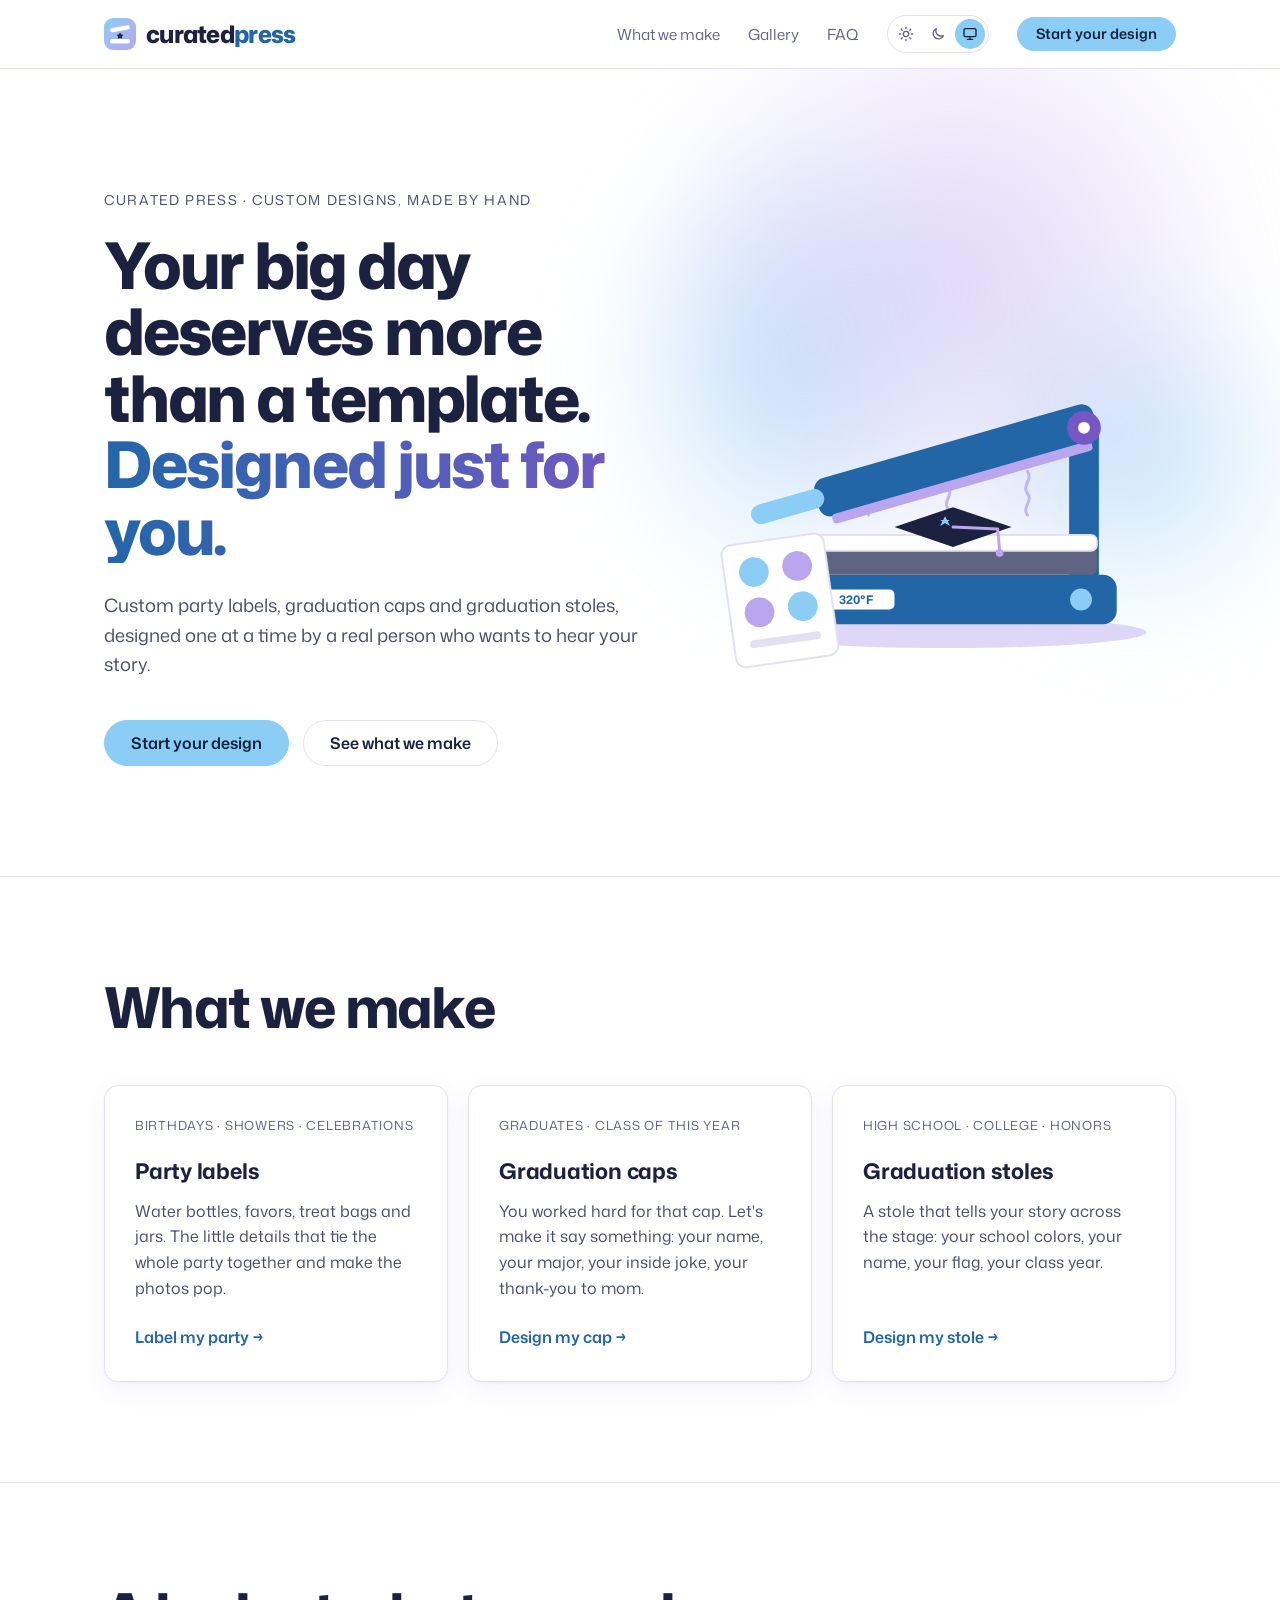
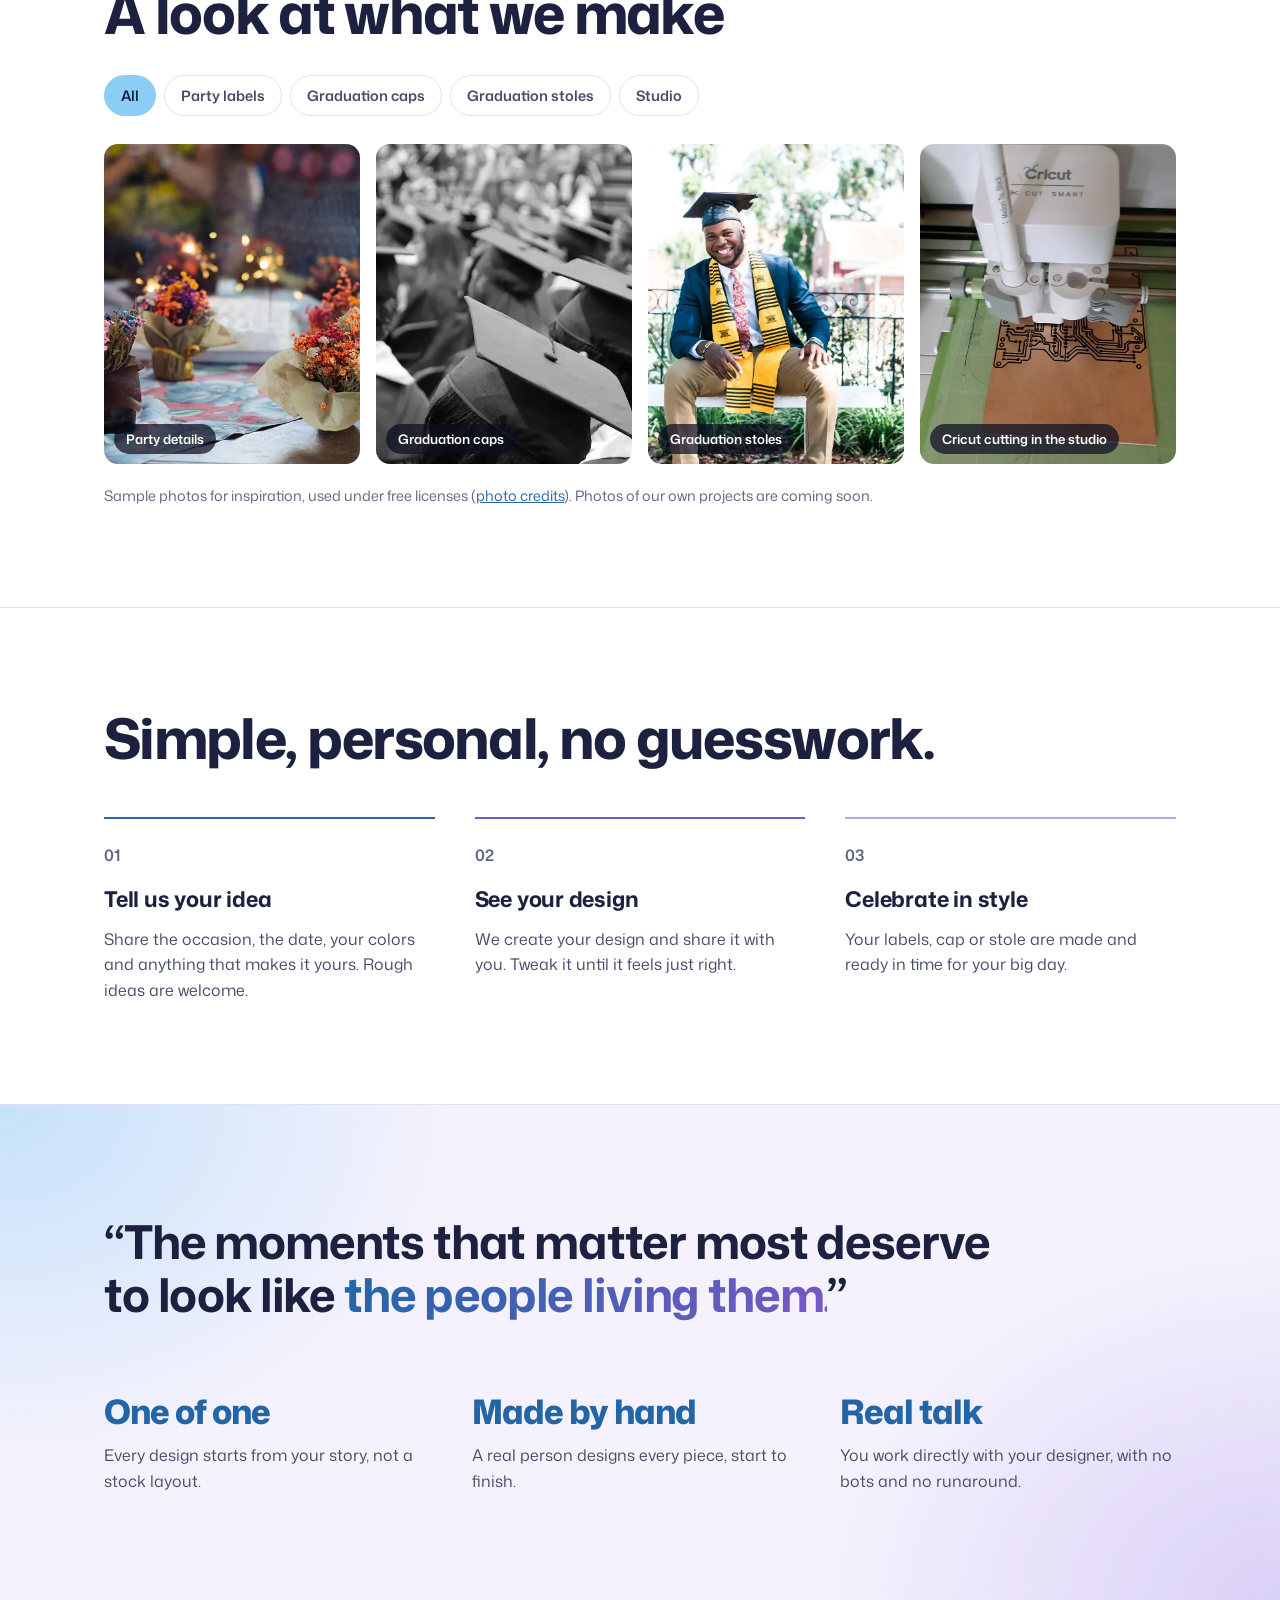
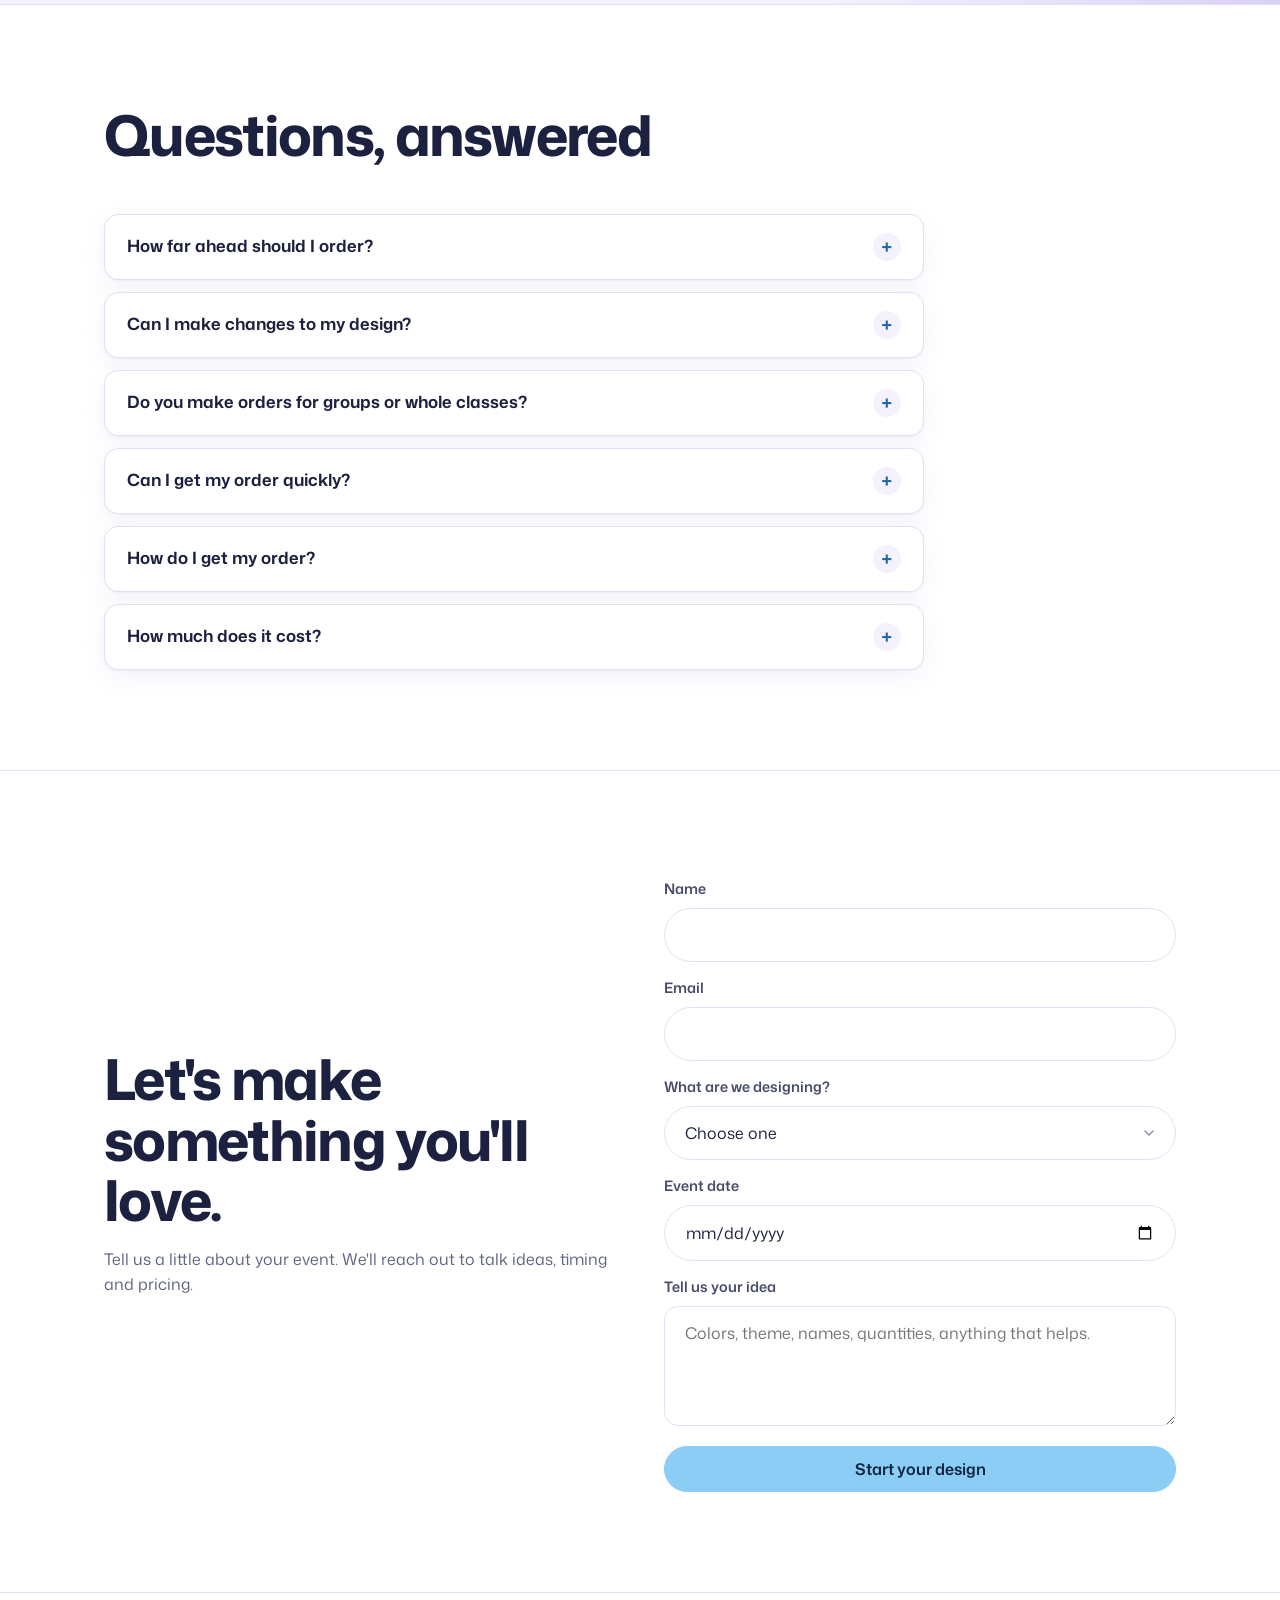
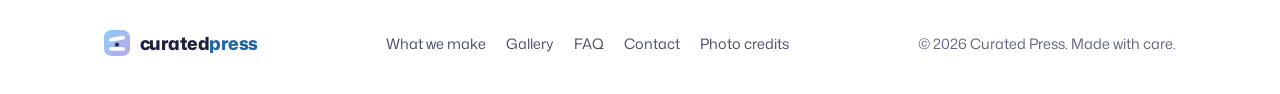
<file: index.html>
<!doctype html>
<html lang="en">
<head>
  <meta charset="utf-8" />
  <meta name="viewport" content="width=device-width, initial-scale=1, viewport-fit=cover" />
  <title>Curated Press · custom party labels, graduation caps and stoles</title>
  <meta name="description" content="Curated Press designs custom party labels, graduation caps and graduation stoles, made one at a time for your big day." />
  <meta name="color-scheme" content="light dark" />
  <meta name="theme-color" content="#FFFFFF" media="(prefers-color-scheme: light)" />
  <meta name="theme-color" content="#12142A" media="(prefers-color-scheme: dark)" />
  <meta property="og:title" content="Curated Press · custom party labels, graduation caps and stoles" />
  <meta property="og:description" content="Custom designs for life's big days, made one at a time, just for you." />
  <meta property="og:type" content="website" />
  <link rel="icon" href="/favicon.svg" type="image/svg+xml" />
  <link rel="preconnect" href="https://fonts.googleapis.com" />
  <link rel="preconnect" href="https://fonts.gstatic.com" crossorigin />
  <link href="https://fonts.googleapis.com/css2?family=Mona+Sans:ital,wght@0,200..900;1,200..900&display=swap" rel="stylesheet" />
  <link rel="stylesheet" href="/styles.css" />
  <script src="/theme.js"></script>
</head>
<body>
  <a class="skip" href="#main">Skip to content</a>

  <header class="nav">
    <div class="wrap nav__inner">
      <a href="/" class="logo" aria-label="Curated Press home"><svg class="logo__mark" viewBox="0 0 32 32" aria-hidden="true"><defs><linearGradient id="LG" x1="0" y1="0" x2="1" y2="1"><stop offset="0" stop-color="#8CCDF5"/><stop offset="1" stop-color="#B9A6EE"/></linearGradient></defs><rect width="32" height="32" rx="9" fill="url(#LG)"/><rect x="6" y="8.5" width="20" height="4.5" rx="2.2" fill="#fff" transform="rotate(-10 16 10.75)"/><rect x="6" y="21" width="20" height="4.5" rx="2.2" fill="#fff"/><path d="M16 14.2l1.1 2.3 2.5.3-1.8 1.7.5 2.5-2.3-1.2-2.3 1.2.5-2.5-1.8-1.7 2.5-.3z" fill="#1d2140"/></svg><span class="wordmark">curated<span>press</span></span></a>
      <nav class="nav__links" aria-label="Primary">
        <a href="#designs">What we make</a>
        <a href="#gallery">Gallery</a>
        <a href="#faq">FAQ</a>
        <div class="theme-switch" role="group" aria-label="Color theme">
          <button type="button" data-theme-choice="light" aria-pressed="false" aria-label="Light theme" title="Light">
            <svg viewBox="0 0 24 24" aria-hidden="true"><circle cx="12" cy="12" r="4"/><path d="M12 2v2M12 20v2M4.9 4.9l1.4 1.4M17.7 17.7l1.4 1.4M2 12h2M20 12h2M4.9 19.1l1.4-1.4M17.7 6.3l1.4-1.4"/></svg>
          </button>
          <button type="button" data-theme-choice="dark" aria-pressed="false" aria-label="Dark theme" title="Dark">
            <svg viewBox="0 0 24 24" aria-hidden="true"><path d="M20 14.5A8 8 0 0 1 9.5 4a8 8 0 1 0 10.5 10.5z"/></svg>
          </button>
          <button type="button" data-theme-choice="system" aria-pressed="true" aria-label="Match system theme" title="System">
            <svg viewBox="0 0 24 24" aria-hidden="true"><rect x="3" y="4" width="18" height="12" rx="2"/><path d="M8 20h8M12 16v4"/></svg>
          </button>
        </div>
        <a href="#contact" class="btn btn--sm nav__cta">Start your design</a>
        <button type="button" class="nav__toggle" aria-expanded="false" aria-controls="mobile-menu" aria-label="Open menu">
          <svg viewBox="0 0 24 24" aria-hidden="true"><path class="i-open" d="M4 7h16M4 12h16M4 17h16"/><path class="i-close" d="M6 6l12 12M18 6L6 18"/></svg>
        </button>
      </nav>
    </div>
    <div class="mobile-menu" id="mobile-menu" hidden>
      <div class="wrap">
        <a href="#designs">What we make</a>
        <a href="#gallery">Gallery</a>
        <a href="#how">How it works</a>
        <a href="#faq">FAQ</a>
        <a href="#contact" class="btn">Start your design</a>
      </div>
    </div>
  </header>

  <main id="main">
    <!-- Hero -->
    <section class="hero">
      <div class="hero__glow" aria-hidden="true"></div>
      <div class="wrap hero__grid">
        <div class="hero__text">
        <p class="eyebrow">Curated Press · custom designs, made by hand</p>
        <h1>
          Your big day deserves more than a template.
          <span class="grad grad--block">Designed just for you.</span>
        </h1>
        <p class="lede">
          Custom party labels, graduation caps and graduation stoles, designed one
          at a time by a real person who wants to hear your story.
        </p>
        <div class="cta-row">
          <a href="#contact" class="btn">Start your design</a>
          <a href="#designs" class="btn btn--ghost">See what we make</a>
        </div>
        </div>
        <figure class="hero__art">
          <svg viewBox="0 0 480 400" role="img" aria-labelledby="press-title">
            <title id="press-title">Illustration of a heat press pressing a custom graduation cap design, with a sheet of party labels beside it</title>
            <ellipse cx="250" cy="356" rx="200" ry="16" class="p-shadow"/>
            <!-- heat waves -->
            <path class="p-heat" d="M170 238c-6-8 6-14 0-22s6-14 0-22"/>
            <path class="p-heat" d="M250 232c-6-8 6-14 0-22s6-14 0-22"/>
            <path class="p-heat" d="M330 238c-6-8 6-14 0-22s6-14 0-22"/>
            <!-- column and hinge -->
            <rect x="372" y="150" width="30" height="156" rx="9" class="p-body"/>
            <!-- upper platen, raised -->
            <g transform="rotate(-16 387 150)">
              <rect x="108" y="126" width="292" height="40" rx="12" class="p-body"/>
              <rect x="118" y="164" width="272" height="10" rx="4" class="p-plate"/>
              <rect x="40" y="134" width="76" height="20" rx="10" class="p-handle"/>
            </g>
            <circle cx="387" cy="150" r="17" class="p-hinge"/>
            <circle cx="387" cy="150" r="6" class="p-dot"/>
            <!-- base -->
            <rect x="90" y="298" width="330" height="50" rx="14" class="p-body"/>
            <rect x="118" y="313" width="78" height="20" rx="5" class="p-screen"/>
            <text x="157" y="328" text-anchor="middle" class="p-temp">320°F</text>
            <circle cx="384" cy="323" r="11" class="p-handle"/>
            <!-- lower platen -->
            <rect x="110" y="270" width="290" height="28" rx="6" class="p-metal"/>
            <rect x="110" y="258" width="290" height="16" rx="6" class="p-pad"/>
            <!-- graduation cap on the platen -->
            <polygon points="196,250 255,230 314,250 255,270" class="p-cap"/>
            <path d="M255 250 L300 252 L302 274" class="p-tassel"/>
            <circle cx="302" cy="276" r="4" class="p-tassel-end"/>
            <path d="M242 249l5-10 5 10-10-6h10z" class="p-star"/>
            <!-- sheet of party labels -->
            <g transform="rotate(-8 80 320)">
              <rect x="28" y="262" width="104" height="124" rx="10" class="p-sheet"/>
              <circle cx="58" cy="292" r="15" class="p-label-a"/>
              <circle cx="102" cy="292" r="15" class="p-label-b"/>
              <circle cx="58" cy="333" r="15" class="p-label-b"/>
              <circle cx="102" cy="333" r="15" class="p-label-a"/>
              <rect x="44" y="360" width="72" height="8" rx="4" class="p-label-line"/>
            </g>
          </svg>
        </figure>
      </div>
    </section>

    <!-- What we make -->
    <section class="section" id="designs">
      <div class="wrap">
        <h2 class="section__title">What we make</h2>
        <div class="cards">
          <article class="card">
            <p class="card__tag">Birthdays · showers · celebrations</p>
            <h3>Party labels</h3>
            <p>
              Water bottles, favors, treat bags and jars. The little details that
              tie the whole party together and make the photos pop.
            </p>
            <a href="#contact" class="link">Label my party →</a>
          </article>
          <article class="card">
            <p class="card__tag">Graduates · class of this year</p>
            <h3>Graduation caps</h3>
            <p>
              You worked hard for that cap. Let's make it say something: your name,
              your major, your inside joke, your thank-you to mom.
            </p>
            <a href="#contact" class="link">Design my cap →</a>
          </article>
          <article class="card">
            <p class="card__tag">High school · college · honors</p>
            <h3>Graduation stoles</h3>
            <p>
              A stole that tells your story across the stage: your school colors,
              your name, your flag, your class year.
            </p>
            <a href="#contact" class="link">Design my stole →</a>
          </article>
        </div>
      </div>
    </section>

    <!-- Gallery -->
    <section class="section" id="gallery">
      <div class="wrap">
        <h2 class="section__title">A look at what we make</h2>
        <div class="filters" role="group" aria-label="Filter photos">
          <button type="button" class="filter" data-filter="all" aria-pressed="true">All</button>
          <button type="button" class="filter" data-filter="labels" aria-pressed="false">Party labels</button>
          <button type="button" class="filter" data-filter="caps" aria-pressed="false">Graduation caps</button>
          <button type="button" class="filter" data-filter="stoles" aria-pressed="false">Graduation stoles</button>
          <button type="button" class="filter" data-filter="studio" aria-pressed="false">Studio</button>
        </div>
        <ul class="gallery">
          <li class="gallery__item" data-category="labels">
            <button type="button" class="gallery__open" aria-label="Enlarge photo: party table with tiny bouquets and sparklers">
              <img src="/images/party-table.webp" width="798" height="532" loading="lazy" decoding="async"
                   alt="A party table set with tiny wrapped bouquets of dried flowers and lit sparklers" />
              <span class="gallery__caption">Party details</span>
            </button>
          </li>
          <li class="gallery__item" data-category="caps">
            <button type="button" class="gallery__open" aria-label="Enlarge photo: rows of graduates in caps">
              <img src="/images/graduation-caps.webp" width="798" height="532" loading="lazy" decoding="async"
                   alt="Black-and-white photo of rows of graduates wearing mortarboard caps with tassels" />
              <span class="gallery__caption">Graduation caps</span>
            </button>
          </li>
          <li class="gallery__item" data-category="stoles">
            <button type="button" class="gallery__open" aria-label="Enlarge photo: graduate wearing a gold kente stole">
              <img src="/images/graduation-stole.webp" width="800" height="963" loading="lazy" decoding="async"
                   alt="A smiling graduate in a cap, navy blazer and a gold and black kente graduation stole, sitting on a garden bench" />
              <span class="gallery__caption">Graduation stoles</span>
            </button>
          </li>
          <li class="gallery__item" data-category="studio">
            <button type="button" class="gallery__open" aria-label="Enlarge photo: Cricut cutting machine at work">
              <img src="/images/cricut-machine.webp" width="798" height="598" loading="lazy" decoding="async"
                   alt="Close-up of a Cricut cutting machine drawing a detailed circuit-style design on a sheet held by a green cutting mat" />
              <span class="gallery__caption">Cricut cutting in the studio</span>
            </button>
          </li>
        </ul>
        <p class="muted gallery__note">Sample photos for inspiration, used under free licenses (<a href="/credits.html">photo credits</a>). Photos of our own projects are coming soon.</p>
      </div>
    </section>

    <!-- How it works -->
    <section class="section" id="how">
      <div class="wrap">
        <h2 class="section__title">Simple, personal, no guesswork.</h2>
        <ol class="steps">
          <li class="step">
            <span class="step__num">01</span>
            <h3>Tell us your idea</h3>
            <p>Share the occasion, the date, your colors and anything that makes it yours. Rough ideas are welcome.</p>
          </li>
          <li class="step">
            <span class="step__num">02</span>
            <h3>See your design</h3>
            <p>We create your design and share it with you. Tweak it until it feels just right.</p>
          </li>
          <li class="step">
            <span class="step__num">03</span>
            <h3>Celebrate in style</h3>
            <p>Your labels, cap or stole are made and ready in time for your big day.</p>
          </li>
        </ol>
      </div>
    </section>

    <!-- Quote band -->
    <section class="band">
      <div class="wrap">
        <blockquote>
          <p>“The moments that matter most deserve to look like <span class="grad">the people living them.</span>”</p>
        </blockquote>
        <ul class="stats">
          <li><strong>One of one</strong><span>Every design starts from your story, not a stock layout.</span></li>
          <li><strong>Made by hand</strong><span>A real person designs every piece, start to finish.</span></li>
          <li><strong>Real talk</strong><span>You work directly with your designer, with no bots and no runaround.</span></li>
        </ul>
      </div>
    </section>

    <!-- FAQ -->
    <section class="section" id="faq">
      <div class="wrap faq">
        <h2 class="section__title">Questions, answered</h2>
        <div class="faq__list">
          <details>
            <summary>How far ahead should I order?</summary>
            <p>As early as you can, especially around graduation season. Tell us your event date in your request and we'll confirm the timing before we start.</p>
          </details>
          <details>
            <summary>Can I make changes to my design?</summary>
            <p>Yes. We share your design with you first and tweak it until it feels right. Nothing is made until you approve it.</p>
          </details>
          <details>
            <summary>Do you make orders for groups or whole classes?</summary>
            <p>Absolutely. Party labels by the dozen, matching stoles for a group, caps for friends graduating together. Include the quantity in your request and we'll put together a quote.</p>
          </details>
          <details>
            <summary>Can I get my order quickly?</summary>
            <p>Sometimes. Send your request with your date and we'll let you know honestly whether we can make it in time.</p>
          </details>
          <details>
            <summary>How do I get my order?</summary>
            <p>Let us know where you are when you reach out and we'll go over the pickup and delivery options for your order.</p>
          </details>
          <details>
            <summary>How much does it cost?</summary>
            <p>Every piece is custom, so pricing depends on the design, materials and quantity. Send us your idea and we'll reply with a quote, with no obligation.</p>
          </details>
        </div>
      </div>
    </section>

    <!-- Contact -->
    <section class="section join" id="contact">
      <div class="wrap join__inner">
        <div>
          <h2 class="section__title">Let's make something you'll love.</h2>
          <p class="muted">Tell us a little about your event. We'll reach out to talk ideas, timing and pricing.</p>
        </div>
        <form name="inquiry" method="POST" data-netlify="true" netlify-honeypot="bot-field" action="/thanks.html" class="form">
          <input type="hidden" name="form-name" value="inquiry" />
          <p class="hidden"><label>Don't fill this out: <input name="bot-field" /></label></p>
          <label for="name">Name</label>
          <input id="name" type="text" name="name" required autocomplete="name" />
          <label for="email">Email</label>
          <input id="email" type="email" name="email" required autocomplete="email" />
          <label for="product">What are we designing?</label>
          <select id="product" name="product" required>
            <option value="">Choose one</option>
            <option>Party labels</option>
            <option>Graduation cap</option>
            <option>Graduation stole</option>
            <option>Something else</option>
          </select>
          <label for="date">Event date</label>
          <input id="date" type="date" name="event-date" />
          <label for="message">Tell us your idea</label>
          <textarea id="message" name="message" rows="4" placeholder="Colors, theme, names, quantities, anything that helps."></textarea>
          <button type="submit" class="btn">Start your design</button>
        </form>
      </div>
    </section>
  </main>

  <footer class="footer">
    <div class="wrap footer__inner">
      <a href="/" class="logo logo--sm" aria-label="Curated Press home"><svg class="logo__mark" viewBox="0 0 32 32" aria-hidden="true"><defs><linearGradient id="LG2" x1="0" y1="0" x2="1" y2="1"><stop offset="0" stop-color="#8CCDF5"/><stop offset="1" stop-color="#B9A6EE"/></linearGradient></defs><rect width="32" height="32" rx="9" fill="url(#LG2)"/><rect x="6" y="8.5" width="20" height="4.5" rx="2.2" fill="#fff" transform="rotate(-10 16 10.75)"/><rect x="6" y="21" width="20" height="4.5" rx="2.2" fill="#fff"/><path d="M16 14.2l1.1 2.3 2.5.3-1.8 1.7.5 2.5-2.3-1.2-2.3 1.2.5-2.5-1.8-1.7 2.5-.3z" fill="#1d2140"/></svg><span class="wordmark wordmark--sm">curated<span>press</span></span></a>
      <nav class="footer__links" aria-label="Footer">
        <a href="#designs">What we make</a>
        <a href="#gallery">Gallery</a>
        <a href="#faq">FAQ</a>
        <a href="#contact">Contact</a>
        <a href="/credits.html">Photo credits</a>
      </nav>
      <span class="muted footer__copy">© <span id="year">2026</span> Curated Press. Made with care.</span>
    </div>
  </footer>

  <dialog class="lightbox" aria-label="Photo viewer">
    <figure class="lightbox__figure">
      <img class="lightbox__img" alt="" />
      <figcaption class="lightbox__caption"></figcaption>
    </figure>
    <button type="button" class="lightbox__btn lightbox__close" aria-label="Close photo viewer">
      <svg viewBox="0 0 24 24" aria-hidden="true"><path d="M6 6l12 12M18 6L6 18"/></svg>
    </button>
    <button type="button" class="lightbox__btn lightbox__prev" aria-label="Previous photo">
      <svg viewBox="0 0 24 24" aria-hidden="true"><path d="M15 5l-7 7 7 7"/></svg>
    </button>
    <button type="button" class="lightbox__btn lightbox__next" aria-label="Next photo">
      <svg viewBox="0 0 24 24" aria-hidden="true"><path d="M9 5l7 7-7 7"/></svg>
    </button>
  </dialog>

  <script src="/site.js"></script>
</body>
</html>
</file>
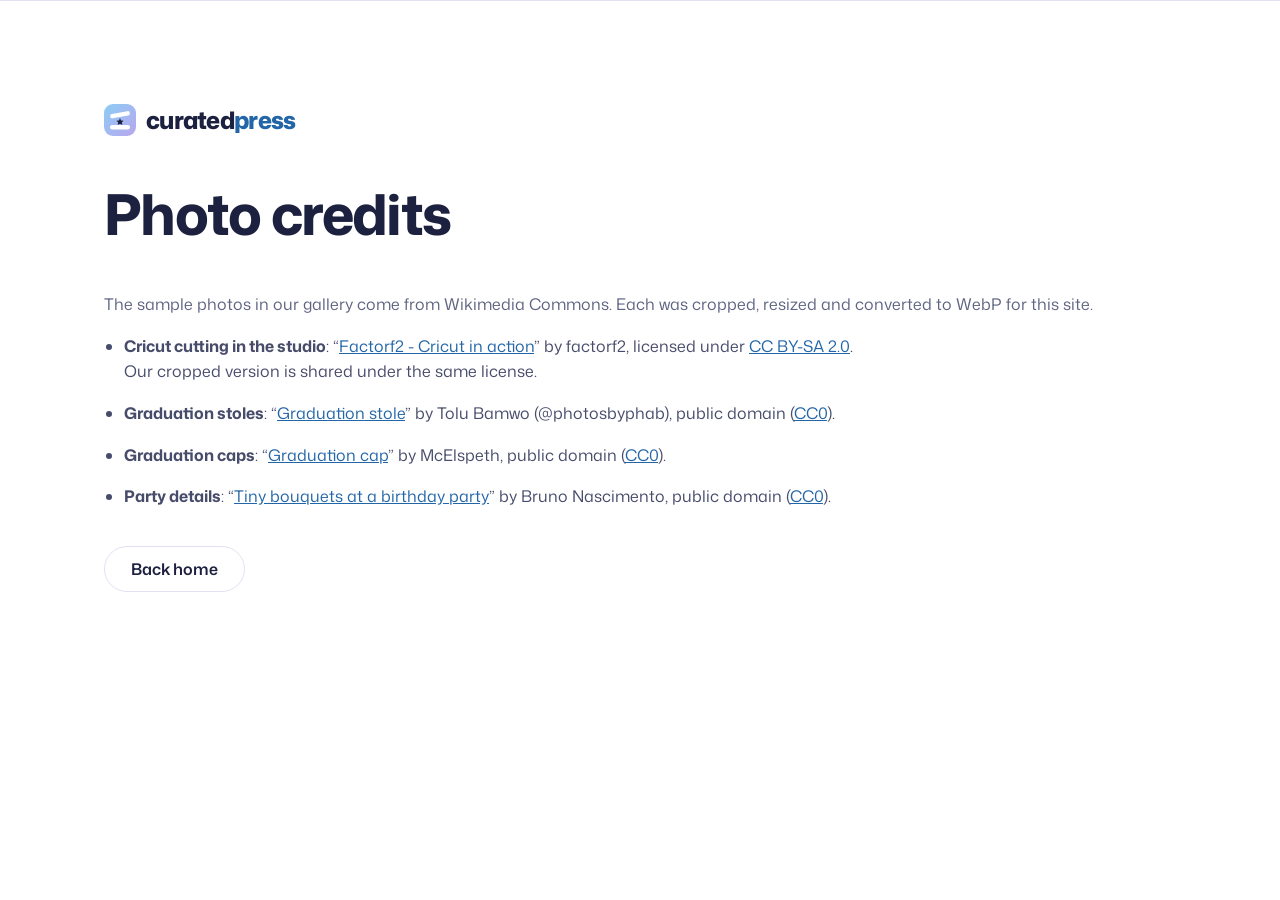
<file: credits.html>
<!doctype html>
<html lang="en">
<head>
  <meta charset="utf-8" />
  <meta name="viewport" content="width=device-width, initial-scale=1" />
  <title>Photo credits · Curated Press</title>
  <meta name="color-scheme" content="light dark" />
  <meta name="theme-color" content="#FFFFFF" media="(prefers-color-scheme: light)" />
  <meta name="theme-color" content="#12142A" media="(prefers-color-scheme: dark)" />
  <link rel="icon" href="/favicon.svg" type="image/svg+xml" />
  <link rel="preconnect" href="https://fonts.googleapis.com" />
  <link rel="preconnect" href="https://fonts.gstatic.com" crossorigin />
  <link href="https://fonts.googleapis.com/css2?family=Mona+Sans:wght@200..900&display=swap" rel="stylesheet" />
  <link rel="stylesheet" href="/styles.css" />
  <script src="/theme.js"></script>
</head>
<body>
  <main class="section credits">
    <div class="wrap">
      <a href="/" class="logo" aria-label="Curated Press home"><img src="/favicon.svg" class="logo__mark" alt="" /><span class="wordmark">curated<span>press</span></span></a>
      <h1 class="section__title" style="margin-top:40px">Photo credits</h1>
      <p class="muted">The sample photos in our gallery come from Wikimedia Commons. Each was cropped, resized and converted to WebP for this site.</p>
      <ul class="credits__list">
        <li>
          <strong>Cricut cutting in the studio</strong>: “<a href="https://commons.wikimedia.org/wiki/File:Factorf2_-_Cricut_in_action_(20001992759).jpg">Factorf2 - Cricut in action</a>” by factorf2, licensed under
          <a href="https://creativecommons.org/licenses/by-sa/2.0/">CC BY-SA 2.0</a>. Our cropped version is shared under the same license.
        </li>
        <li>
          <strong>Graduation stoles</strong>: “<a href="https://commons.wikimedia.org/wiki/File:Graduation_stole.jpg">Graduation stole</a>” by Tolu Bamwo (@photosbyphab), public domain
          (<a href="https://creativecommons.org/publicdomain/zero/1.0/">CC0</a>).
        </li>
        <li>
          <strong>Graduation caps</strong>: “<a href="https://commons.wikimedia.org/wiki/File:Graduation-cap-g6c3c0e4d0_1920.jpg">Graduation cap</a>” by McElspeth, public domain
          (<a href="https://creativecommons.org/publicdomain/zero/1.0/">CC0</a>).
        </li>
        <li>
          <strong>Party details</strong>: “<a href="https://commons.wikimedia.org/wiki/File:Tiny_bouquets_at_a_birthday_party_(Unsplash).jpg">Tiny bouquets at a birthday party</a>” by Bruno Nascimento, public domain
          (<a href="https://creativecommons.org/publicdomain/zero/1.0/">CC0</a>).
        </li>
      </ul>
      <p style="margin-top:36px"><a href="/" class="btn btn--ghost">Back home</a></p>
    </div>
  </main>
</body>
</html>
</file>
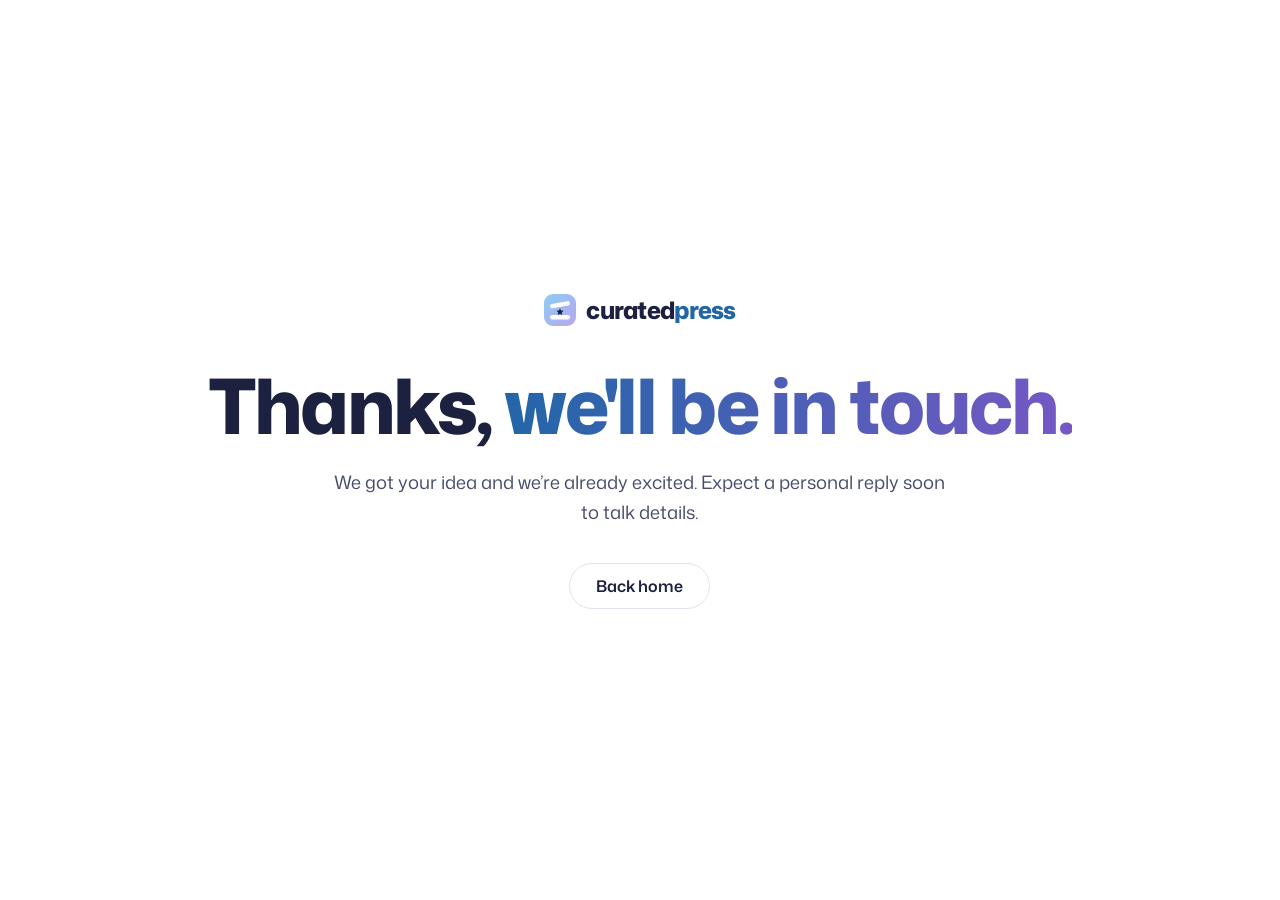
<file: thanks.html>
<!doctype html>
<html lang="en">
<head>
  <meta charset="utf-8" />
  <meta name="viewport" content="width=device-width, initial-scale=1" />
  <title>Thanks · Curated Press</title>
  <meta name="color-scheme" content="light dark" />
  <meta name="theme-color" content="#FFFFFF" media="(prefers-color-scheme: light)" />
  <meta name="theme-color" content="#12142A" media="(prefers-color-scheme: dark)" />
  <link rel="icon" href="/favicon.svg" type="image/svg+xml" />
  <link rel="preconnect" href="https://fonts.googleapis.com" />
  <link rel="preconnect" href="https://fonts.gstatic.com" crossorigin />
  <link href="https://fonts.googleapis.com/css2?family=Mona+Sans:wght@200..900&display=swap" rel="stylesheet" />
  <link rel="stylesheet" href="/styles.css" />
  <script src="/theme.js"></script>
</head>
<body>
  <main class="thanks">
    <div>
      <a href="/" class="logo" aria-label="Curated Press home"><img src="/favicon.svg" class="logo__mark" alt="" /><span class="wordmark">curated<span>press</span></span></a>
      <h1 style="margin-top:32px">Thanks, <span class="grad">we'll be in touch.</span></h1>
      <p class="lede" style="margin:24px auto 36px">We got your idea and we’re already excited. Expect a personal reply soon to talk details.</p>
      <a href="/" class="btn btn--ghost">Back home</a>
    </div>
  </main>
</body>
</html>
</file>
<file: styles.css>
/* Light theme is the base. Dark applies when chosen, or under "System"
   (no data-theme) when the OS prefers dark. */
:root {
  --bg: #ffffff;
  --bg-alt: #f5f2fd;
  --surface: #ffffff;
  --border: #e4e0f3;
  --text: #1d2140;
  --soft: #474c6b;
  --muted: #5f6482;
  --accent: #2366a8;
  --accent-2: #7558c4;
  --on-accent: #ffffff;
  --btn: #8ccdf5;
  --on-btn: #0e2440;
  --lavender: #b9a6ee;
  --nav-bg: rgba(255, 255, 255, .85);
  --ring: rgba(140, 205, 245, .35);
  --glow-a: rgba(140, 205, 245, .45);
  --glow-b: rgba(185, 166, 238, .45);
  --shadow: 0 1px 2px rgba(29, 33, 64, .04), 0 8px 24px rgba(117, 88, 196, .08);
  --radius: 14px;
  --font: "Mona Sans", ui-sans-serif, system-ui, -apple-system, "Segoe UI", sans-serif;
  color-scheme: light;
}

@media (prefers-color-scheme: dark) {
  :root:not([data-theme="light"]) {
    --bg: #12142a;
    --bg-alt: #0d0f20;
    --surface: #1b1e38;
    --border: #2d3154;
    --text: #f5f4fc;
    --soft: #cacce2;
    --muted: #a1a4c0;
    --accent: #8ccdf5;
    --accent-2: #c3b3f3;
    --on-accent: #0d1530;
    --btn: #8ccdf5;
    --on-btn: #0d1530;
    --lavender: #b9a6ee;
    --nav-bg: rgba(18, 20, 42, .82);
    --ring: rgba(140, 205, 245, .25);
    --glow-a: rgba(140, 205, 245, .20);
    --glow-b: rgba(185, 166, 238, .22);
    --shadow: none;
    color-scheme: dark;
  }
}

:root[data-theme="dark"] {
  --bg: #12142a;
  --bg-alt: #0d0f20;
  --surface: #1b1e38;
  --border: #2d3154;
  --text: #f5f4fc;
  --soft: #cacce2;
  --muted: #a1a4c0;
  --accent: #8ccdf5;
  --accent-2: #c3b3f3;
  --on-accent: #0d1530;
  --btn: #8ccdf5;
  --on-btn: #0d1530;
  --lavender: #b9a6ee;
  --nav-bg: rgba(18, 20, 42, .82);
  --ring: rgba(140, 205, 245, .25);
  --glow-a: rgba(140, 205, 245, .20);
  --glow-b: rgba(185, 166, 238, .22);
  --shadow: none;
  color-scheme: dark;
}

* { box-sizing: border-box; }

html { scroll-behavior: smooth; }

/* Keep section headings clear of the sticky top bar when jumping to them */
section[id] { scroll-margin-top: 72px; }

body {
  margin: 0;
  background: var(--bg);
  color: var(--text);
  transition: background-color .2s ease, color .2s ease;
  font-family: var(--font);
  font-size: 16px;
  line-height: 1.6;
  -webkit-font-smoothing: antialiased;
}

a { color: inherit; }

.wrap {
  width: 100%;
  max-width: 1120px;
  margin: 0 auto;
  padding: 0 24px;
}

.skip {
  position: absolute;
  left: -9999px;
}
.skip:focus { left: 16px; top: 16px; z-index: 100; background: var(--accent); color: var(--on-accent); padding: 8px 14px; border-radius: 999px; }

.sr-only, .hidden {
  position: absolute; width: 1px; height: 1px; overflow: hidden; clip: rect(0 0 0 0); white-space: nowrap;
}

.muted { color: var(--muted); }

.grad {
  background: linear-gradient(90deg, var(--accent), var(--accent-2));
  -webkit-background-clip: text;
  background-clip: text;
  color: transparent;
}

/* Wordmark */
.wordmark {
  font-weight: 800;
  font-size: 1.5rem;
  letter-spacing: -0.03em;
  text-decoration: none;
}
.wordmark span { color: var(--accent); }
.wordmark--sm { font-size: 1.125rem; }
.logo { display: inline-flex; align-items: center; gap: 10px; color: inherit; text-decoration: none; }
.logo__mark { width: 32px; height: 32px; flex: none; }
.logo--sm .logo__mark { width: 26px; height: 26px; }

/* Buttons */
.btn {
  display: inline-flex;
  align-items: center;
  justify-content: center;
  gap: 8px;
  padding: 14px 26px;
  border: 1px solid var(--btn);
  border-radius: 999px;
  background: var(--btn);
  color: var(--on-btn);
  font: 600 1rem/1 var(--font);
  text-decoration: none;
  cursor: pointer;
  transition: transform .15s ease, box-shadow .2s ease;
}
.btn:hover { transform: translateY(-1px); box-shadow: 0 0 0 6px var(--ring); }
.btn--ghost { background: transparent; color: var(--text); border-color: var(--border); }
.btn--ghost:hover { border-color: var(--soft); box-shadow: none; }
.btn--sm { padding: 9px 18px; font-size: .9rem; }

.link {
  color: var(--accent);
  font-weight: 600;
  text-decoration: none;
}
.link:hover { text-decoration: underline; }

/* Nav */
.nav {
  position: sticky;
  top: 0;
  z-index: 10;
  background: var(--nav-bg);
  backdrop-filter: blur(12px);
  border-bottom: 1px solid var(--border);
}
.nav__inner { display: flex; align-items: center; justify-content: space-between; height: 68px; }
.nav__links { display: flex; align-items: center; gap: 28px; }
.nav__links a:not(.btn) { color: var(--muted); text-decoration: none; font-size: .95rem; }
.nav__links a:not(.btn):hover { color: var(--text); }

/* Hero */
.hero {
  position: relative;
  overflow: hidden;
  padding: 120px 0 110px;
}
.hero__glow {
  position: absolute;
  inset: -30% -10% auto auto;
  width: 900px;
  height: 900px;
  background:
    radial-gradient(closest-side, var(--glow-b), transparent 70%),
    radial-gradient(closest-side at 30% 60%, var(--glow-a), transparent 70%),
    radial-gradient(closest-side at 70% 70%, var(--glow-a), transparent 70%);
  filter: blur(40px);
  animation: drift 18s ease-in-out infinite alternate;
  pointer-events: none;
}
@keyframes drift {
  from { transform: translate(0, 0) rotate(0deg); }
  to { transform: translate(-80px, 60px) rotate(25deg); }
}
@media (prefers-reduced-motion: reduce) {
  .hero__glow { animation: none; }
  html { scroll-behavior: auto; }
}
.hero .wrap { position: relative; }
.hero__grid {
  display: grid;
  grid-template-columns: minmax(0, 1.15fr) minmax(0, 1fr);
  gap: 48px;
  align-items: center;
}
.hero h1 { font-size: clamp(2.3rem, 5vw, 4.1rem); }
.grad--block { display: block; }
.hero__art { margin: 0; }
.hero__art svg { display: block; width: 100%; height: auto; }

/* Press illustration: colors follow the theme */
.p-shadow { fill: var(--glow-b); }
.p-body { fill: var(--accent); }
.p-hinge { fill: var(--accent-2); }
.p-dot, .p-screen { fill: var(--bg); }
.p-temp { fill: var(--accent); font: 700 12px var(--font); }
.p-handle { fill: var(--btn); }
.p-plate { fill: var(--lavender); }
.p-metal { fill: var(--muted); }
.p-pad { fill: var(--surface); stroke: var(--border); stroke-width: 2; }
.p-cap { fill: var(--text); }
.p-tassel { fill: none; stroke: var(--lavender); stroke-width: 3; stroke-linecap: round; stroke-linejoin: round; }
.p-tassel-end { fill: var(--lavender); }
.p-star { fill: var(--btn); }
.p-heat { fill: none; stroke: var(--lavender); stroke-width: 3; stroke-linecap: round; opacity: .8; }
.p-sheet { fill: var(--surface); stroke: var(--border); stroke-width: 2; }
.p-label-a { fill: var(--btn); }
.p-label-b { fill: var(--lavender); }
.p-label-line { fill: var(--border); }

.eyebrow {
  margin: 0 0 20px;
  color: var(--soft);
  font-size: .85rem;
  letter-spacing: .12em;
  text-transform: uppercase;
}

h1 {
  margin: 0;
  font-size: clamp(2.4rem, 6.5vw, 4.75rem);
  line-height: 1.04;
  font-weight: 800;
  letter-spacing: -0.035em;
}
.lede {
  max-width: 620px;
  margin: 28px 0 40px;
  color: var(--soft);
  font-size: 1.15rem;
}
.cta-row { display: flex; flex-wrap: wrap; gap: 14px; }

/* Sections */
.section { padding: 100px 0; border-top: 1px solid var(--border); }
.section__title {
  margin: 0 0 48px;
  font-size: clamp(2rem, 4.5vw, 3.5rem);
  line-height: 1.08;
  font-weight: 750;
  letter-spacing: -0.03em;
}

h3 { margin: 0 0 10px; font-size: 1.35rem; letter-spacing: -0.01em; }

.cards {
  display: grid;
  grid-template-columns: repeat(auto-fit, minmax(260px, 1fr));
  gap: 20px;
}
.card {
  display: flex;
  flex-direction: column;
  padding: 30px;
  background: var(--surface);
  border: 1px solid var(--border);
  border-radius: var(--radius);
  box-shadow: var(--shadow);
  transition: border-color .2s ease, transform .2s ease;
}
.card:hover { border-color: var(--accent); transform: translateY(-3px); }
.card p { color: var(--soft); margin: 0 0 24px; }
.card .link { margin-top: auto; }
.card__tag {
  font-size: .78rem;
  letter-spacing: .06em;
  text-transform: uppercase;
  color: var(--muted) !important;
  margin-bottom: 18px !important;
}

.steps {
  list-style: none;
  margin: 0;
  padding: 0;
  display: grid;
  grid-template-columns: repeat(auto-fit, minmax(240px, 1fr));
  gap: 40px;
}
.step { padding-top: 24px; border-top: 2px solid var(--border); }
.step:first-child { border-top-color: var(--accent); }
.step:nth-child(2) { border-top-color: var(--accent-2); }
.step:nth-child(3) { border-top-color: var(--lavender); }
.step__num { display: block; color: var(--muted); font-weight: 600; margin-bottom: 14px; }
.step p { color: var(--soft); margin: 0; }

/* Band */
.band {
  padding: 110px 0;
  background:
    radial-gradient(60% 120% at 0% 0%, var(--glow-a), transparent 60%),
    radial-gradient(60% 120% at 100% 100%, var(--glow-b), transparent 60%),
    var(--bg-alt);
  border-top: 1px solid var(--border);
}
blockquote { margin: 0 0 64px; }
blockquote p {
  margin: 0;
  max-width: 900px;
  font-size: clamp(1.7rem, 3.8vw, 2.9rem);
  line-height: 1.15;
  font-weight: 700;
  letter-spacing: -0.025em;
}
.stats {
  list-style: none;
  margin: 0;
  padding: 0;
  display: grid;
  grid-template-columns: repeat(auto-fit, minmax(200px, 1fr));
  gap: 32px;
}
.stats strong { display: block; margin-bottom: 4px; font-size: clamp(1.6rem, 3vw, 2.1rem); font-weight: 800; color: var(--accent); letter-spacing: -0.03em; }
.stats span { color: var(--soft); }

.manifesto {
  margin: 0 0 20px;
  max-width: 980px;
  font-size: clamp(1.6rem, 3.4vw, 2.6rem);
  line-height: 1.2;
  font-weight: 650;
  letter-spacing: -0.02em;
}

/* Join */
.join__inner {
  display: grid;
  grid-template-columns: 1fr 1fr;
  gap: 48px;
  align-items: center;
}
.join .section__title { margin-bottom: 16px; }
.form { display: flex; flex-direction: column; gap: 8px; }
.form label { font-size: .9rem; font-weight: 600; color: var(--soft); margin-top: 6px; }
.form .btn { margin-top: 12px; }
.form input,
.form select,
.form textarea {
  width: 100%;
  padding: 15px 20px;
  background: var(--surface);
  border: 1px solid var(--border);
  border-radius: 999px;
  color: var(--text);
  font: 1rem var(--font);
  appearance: none;
}
.form select {
  padding-right: 44px;
  background-image: url("data:image/svg+xml,%3Csvg xmlns='http://www.w3.org/2000/svg' viewBox='0 0 24 24' fill='none' stroke='%23878ba8' stroke-width='2' stroke-linecap='round'%3E%3Cpath d='M6 9l6 6 6-6'/%3E%3C/svg%3E");
  background-repeat: no-repeat;
  background-position: right 18px center;
  background-size: 16px;
}
.form textarea { border-radius: var(--radius); resize: vertical; min-height: 110px; }
.form input:focus,
.form select:focus,
.form textarea:focus { outline: none; border-color: var(--accent); box-shadow: 0 0 0 4px var(--ring); }

/* Theme switch */
.theme-switch {
  display: inline-flex;
  padding: 3px;
  gap: 2px;
  border: 1px solid var(--border);
  border-radius: 999px;
  background: var(--surface);
}
.theme-switch button {
  display: grid;
  place-items: center;
  width: 30px;
  height: 30px;
  padding: 0;
  border: 0;
  border-radius: 999px;
  background: transparent;
  color: var(--muted);
  cursor: pointer;
}
.theme-switch button:hover { color: var(--text); }
.theme-switch button[aria-pressed="true"] { background: var(--btn); color: var(--on-btn); }
.theme-switch button:focus-visible { outline: 2px solid var(--accent); outline-offset: 2px; }
.theme-switch svg { width: 16px; height: 16px; fill: none; stroke: currentColor; stroke-width: 2; stroke-linecap: round; stroke-linejoin: round; }

/* Mobile menu */
.nav__toggle {
  display: none;
  place-items: center;
  width: 40px;
  height: 40px;
  padding: 0;
  border: 1px solid var(--border);
  border-radius: 999px;
  background: var(--surface);
  color: var(--text);
  cursor: pointer;
}
.nav__toggle svg { width: 20px; height: 20px; fill: none; stroke: currentColor; stroke-width: 2; stroke-linecap: round; }
.nav__toggle .i-close { display: none; }
.nav__toggle[aria-expanded="true"] .i-open { display: none; }
.nav__toggle[aria-expanded="true"] .i-close { display: inline; }
.nav__toggle:focus-visible { outline: 2px solid var(--accent); outline-offset: 2px; }

.mobile-menu { border-top: 1px solid var(--border); }
.mobile-menu[hidden] { display: none; }
.mobile-menu .wrap { display: flex; flex-direction: column; padding-top: 8px; padding-bottom: 20px; }
.mobile-menu a:not(.btn) {
  padding: 14px 0;
  border-bottom: 1px solid var(--border);
  color: var(--text);
  text-decoration: none;
  font-size: 1.05rem;
}
.mobile-menu .btn { margin-top: 18px; }

/* Gallery */
.filters { display: flex; flex-wrap: wrap; gap: 8px; margin: -16px 0 28px; }
.filter {
  padding: 9px 16px;
  border: 1px solid var(--border);
  border-radius: 999px;
  background: var(--surface);
  color: var(--soft);
  font: 600 .9rem var(--font);
  cursor: pointer;
}
.filter:hover { color: var(--text); border-color: var(--accent); }
.filter[aria-pressed="true"] { background: var(--btn); border-color: var(--btn); color: var(--on-btn); }
.filter:focus-visible { outline: 2px solid var(--accent); outline-offset: 2px; }

.gallery {
  list-style: none;
  margin: 0;
  padding: 0;
  display: grid;
  grid-template-columns: repeat(4, 1fr);
  gap: 16px;
}
.gallery__item[hidden] { display: none; }
.gallery__open {
  position: relative;
  display: block;
  width: 100%;
  padding: 0;
  border: 0;
  border-radius: var(--radius);
  overflow: hidden;
  background: var(--bg-alt);
  cursor: zoom-in;
  aspect-ratio: 4 / 5;
}
.gallery__open img { display: block; width: 100%; height: 100%; object-fit: cover; transition: transform .35s ease; }
.gallery__open:hover img { transform: scale(1.04); }
.gallery__open:focus-visible { outline: 3px solid var(--accent); outline-offset: 3px; }
.gallery__caption {
  position: absolute;
  left: 10px;
  bottom: 10px;
  padding: 6px 12px;
  border-radius: 999px;
  background: rgba(13, 15, 32, .72);
  color: #fff;
  font: 600 .82rem var(--font);
}
.gallery__note { margin: 20px 0 0; font-size: .9rem; }
.gallery__note a { color: var(--accent); }

/* Photo viewer */
.lightbox {
  width: 100vw;
  height: 100dvh;
  max-width: none;
  max-height: none;
  margin: 0;
  padding: 0;
  border: 0;
  background: rgba(8, 10, 22, .97);
  color: #fff;
}
.lightbox[open] { display: grid; place-items: center; }
.lightbox::backdrop { background: transparent; }
.lightbox__figure { margin: 0; padding: 64px 72px 24px; text-align: center; max-width: 100%; }
.lightbox__img { display: block; max-width: min(1000px, 100%); max-height: calc(100dvh - 150px); margin: 0 auto; border-radius: 10px; object-fit: contain; }
.lightbox__caption { margin-top: 14px; font-size: .95rem; color: #e6e8f2; }
.lightbox__btn {
  position: absolute;
  display: grid;
  place-items: center;
  width: 48px;
  height: 48px;
  padding: 0;
  border: 1px solid rgba(255, 255, 255, .25);
  border-radius: 999px;
  background: rgba(255, 255, 255, .1);
  color: #fff;
  cursor: pointer;
}
.lightbox__btn:hover { background: rgba(255, 255, 255, .2); }
.lightbox__btn:focus-visible { outline: 2px solid #8ccdf5; outline-offset: 2px; }
.lightbox__btn svg { width: 22px; height: 22px; fill: none; stroke: currentColor; stroke-width: 2; stroke-linecap: round; stroke-linejoin: round; }
.lightbox__btn[hidden] { display: none; }
.lightbox__close { top: 14px; right: 14px; }
.lightbox__prev { left: 14px; top: 50%; transform: translateY(-50%); }
.lightbox__next { right: 14px; top: 50%; transform: translateY(-50%); }

/* FAQ */
.faq__list { display: grid; gap: 12px; max-width: 820px; }
.faq details {
  border: 1px solid var(--border);
  border-radius: var(--radius);
  background: var(--surface);
  box-shadow: var(--shadow);
}
.faq summary {
  display: flex;
  justify-content: space-between;
  align-items: center;
  gap: 16px;
  padding: 18px 22px;
  font-weight: 650;
  font-size: 1.05rem;
  cursor: pointer;
  list-style: none;
}
.faq summary::-webkit-details-marker { display: none; }
.faq summary::after {
  content: "+";
  flex: none;
  display: grid;
  place-items: center;
  width: 28px;
  height: 28px;
  border-radius: 999px;
  background: var(--bg-alt);
  color: var(--accent);
  font-size: 1.2rem;
  line-height: 1;
}
.faq details[open] summary::after { content: "–"; }
.faq summary:focus-visible { outline: 2px solid var(--accent); outline-offset: 2px; border-radius: var(--radius); }
.faq details p { margin: 0; padding: 0 22px 20px; color: var(--soft); }

/* Footer */
.footer { padding: 36px 0; border-top: 1px solid var(--border); font-size: .9rem; }
.footer__inner { display: flex; flex-wrap: wrap; gap: 16px 28px; justify-content: space-between; align-items: center; }
.footer__links { display: flex; flex-wrap: wrap; gap: 8px 20px; }
.footer__links a { color: var(--soft); text-decoration: none; }
.footer__links a:hover { color: var(--accent); text-decoration: underline; }

/* Credits page */
.credits__list { display: grid; gap: 16px; max-width: 760px; padding-left: 20px; color: var(--soft); }
.credits__list a { color: var(--accent); }

/* Thanks page */
.thanks { min-height: 100vh; display: grid; place-items: center; text-align: center; padding: 24px; }

/* Stack the hero below desktop widths */
@media (max-width: 1024px) {
  .hero__grid { grid-template-columns: 1fr; gap: 40px; }
  .hero__art { max-width: 460px; }
}

/* Tablet: 2 columns, with an odd last card spanning the full row */
@media (max-width: 960px) {
  .gallery { grid-template-columns: repeat(2, 1fr); }
  .cards { grid-template-columns: repeat(2, 1fr); }
  .cards .card:last-child:nth-child(odd) { grid-column: 1 / -1; }
  .steps { grid-template-columns: repeat(3, 1fr); gap: 24px; }
  .join__inner { grid-template-columns: 1fr; gap: 28px; max-width: 640px; }
}

/* Phone */
@media (max-width: 760px) {
  .wrap { padding: 0 16px; }
  .nav__inner { height: 60px; }
  .nav__links { gap: 8px; }
  .nav__links > a, .nav__cta { display: none; }
  .nav__toggle { display: grid; }
  .hero { padding: 64px 0 64px; }
  .lede { font-size: 1.05rem; margin: 22px 0 32px; }
  .section, .band { padding: 64px 0; }
  .section__title { margin-bottom: 32px; }
  .cards, .steps { grid-template-columns: 1fr; }
  .cards .card:last-child:nth-child(odd) { grid-column: auto; }
  .card { padding: 24px; }
  .steps { gap: 32px; }
  blockquote { margin-bottom: 44px; }
  .stats { gap: 24px; }
  .join__inner { max-width: none; }
  .gallery { gap: 10px; }
  .filters { margin-top: -8px; }
  .lightbox__figure { padding: 70px 12px 90px; }
  .lightbox__img { max-height: calc(100dvh - 190px); }
  .lightbox__prev, .lightbox__next { top: auto; bottom: 20px; transform: none; }
  .lightbox__prev { left: calc(50% - 60px); }
  .lightbox__next { right: calc(50% - 60px); }
  .footer__inner { flex-direction: column; align-items: flex-start; }
}

@media (max-width: 420px) {
  .cta-row .btn { flex: 1 1 100%; }
}

/* Bigger tap targets on touch screens */
@media (pointer: coarse) {
  .theme-switch button { width: 36px; height: 36px; }
  .nav__toggle { width: 44px; height: 44px; }
}

/* Smallest phones: keep the logo, theme switch and menu on one line */
@media (max-width: 380px) {
  .wordmark { font-size: 1.2rem; }
  .logo { gap: 7px; }
  .logo__mark { width: 26px; height: 26px; }
  .nav__links { gap: 6px; }
  .theme-switch { padding: 2px; gap: 0; }
  .theme-switch button { width: 31px; height: 31px; }
  .nav__toggle { width: 40px; height: 40px; }
}
</file>
